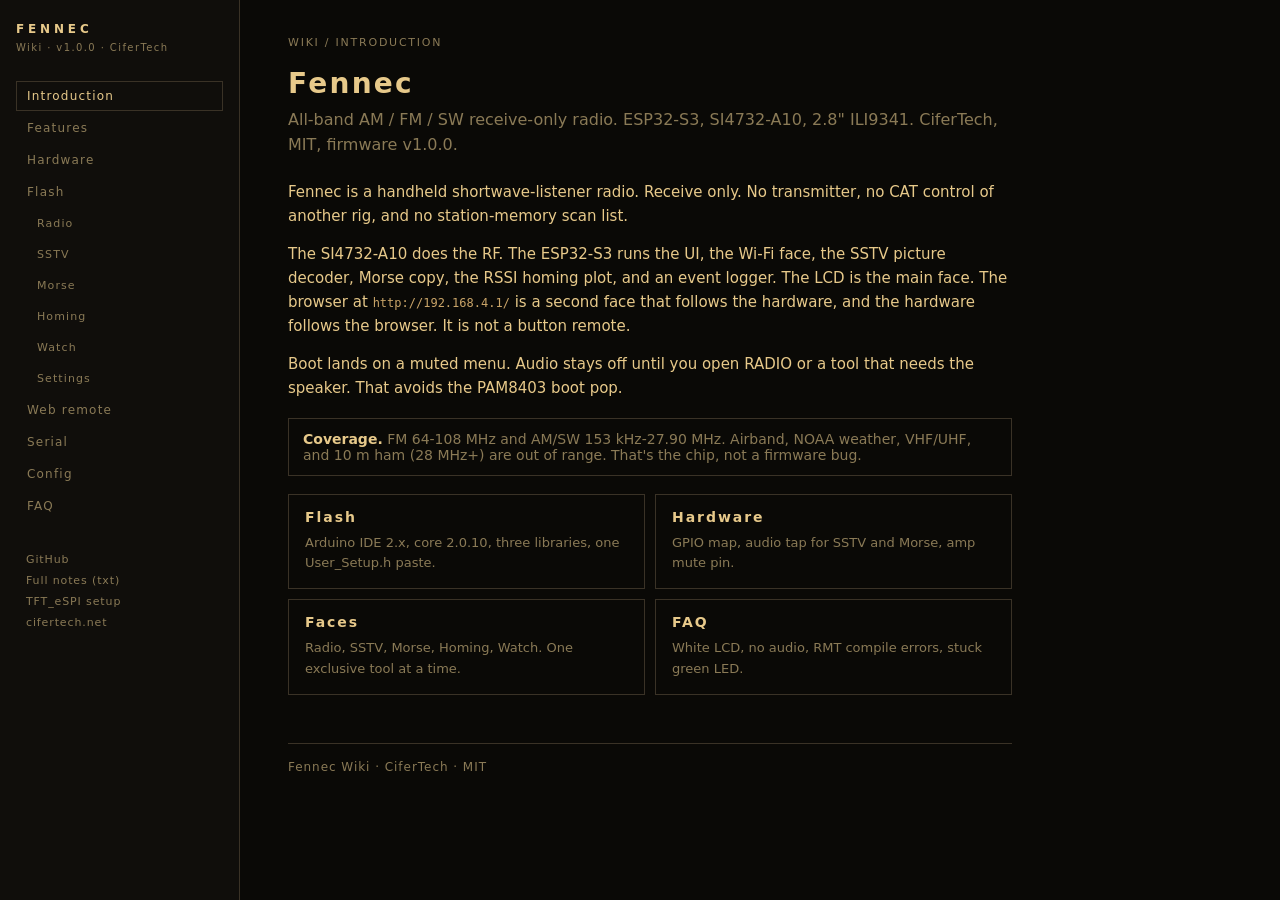
<file: docs/index.html>
<!DOCTYPE html>
<html lang="en">
<head>
<meta charset="utf-8"/>
<meta name="viewport" content="width=device-width,initial-scale=1"/>
<meta name="theme-color" content="#0A0906"/>
<title>Fennec Wiki</title>
<link rel="stylesheet" href="wiki.css"/>
</head>
<body>
<div class="topbar">
  <b>FENNEC</b>
  <button class="menu-btn" type="button" id="menuBtn">MENU</button>
</div>
<div class="shell">
  <aside id="side">
    <div class="brand">FENNEC<span>Wiki · v1.0.0 · CiferTech</span></div>
    <nav>
      <a href="#home">Introduction</a>
      <a href="#features">Features</a>
      <a href="#hardware">Hardware</a>
      <a href="#flash">Flash</a>
      <a href="#radio" class="sub">Radio</a>
      <a href="#sstv" class="sub">SSTV</a>
      <a href="#morse" class="sub">Morse</a>
      <a href="#homing" class="sub">Homing</a>
      <a href="#watch" class="sub">Watch</a>
      <a href="#settings" class="sub">Settings</a>
      <a href="#web">Web remote</a>
      <a href="#serial">Serial</a>
      <a href="#config">Config</a>
      <a href="#faq">FAQ</a>
    </nav>
    <div class="aside-links">
      <a href="https://github.com/cifertech/Fennec">GitHub</a>
      <a href="FENNEC.txt">Full notes (txt)</a>
      <a href="TFT_eSPI_User_Setup.h">TFT_eSPI setup</a>
      <a href="https://cifertech.net/">cifertech.net</a>
    </div>
  </aside>
  <main>

    <article class="page on" id="home">
      <div class="crumbs">WIKI / INTRODUCTION</div>
      <h1>Fennec</h1>
      <p class="lede">All-band AM / FM / SW receive-only radio. ESP32-S3, SI4732-A10, 2.8" ILI9341. CiferTech, MIT, firmware v1.0.0.</p>
      <p>Fennec is a handheld shortwave-listener radio. Receive only. No transmitter, no CAT control of another rig, and no station-memory scan list.</p>
      <p>The SI4732-A10 does the RF. The ESP32-S3 runs the UI, the Wi-Fi face, the SSTV picture decoder, Morse copy, the RSSI homing plot, and an event logger. The LCD is the main face. The browser at <code>http://192.168.4.1/</code> is a second face that follows the hardware, and the hardware follows the browser. It is not a button remote.</p>
      <p>Boot lands on a muted menu. Audio stays off until you open RADIO or a tool that needs the speaker. That avoids the PAM8403 boot pop.</p>
      <div class="note"><strong>Coverage.</strong> FM 64-108 MHz and AM/SW 153 kHz-27.90 MHz. Airband, NOAA weather, VHF/UHF, and 10 m ham (28 MHz+) are out of range. That's the chip, not a firmware bug.</div>
      <div class="grid">
        <a class="card" href="#flash"><h3>Flash</h3><p>Arduino IDE 2.x, core 2.0.10, three libraries, one User_Setup.h paste.</p></a>
        <a class="card" href="#hardware"><h3>Hardware</h3><p>GPIO map, audio tap for SSTV and Morse, amp mute pin.</p></a>
        <a class="card" href="#radio"><h3>Faces</h3><p>Radio, SSTV, Morse, Homing, Watch. One exclusive tool at a time.</p></a>
        <a class="card" href="#faq"><h3>FAQ</h3><p>White LCD, no audio, RMT compile errors, stuck green LED.</p></a>
      </div>
    </article>

    <article class="page" id="features">
      <div class="crumbs">WIKI / FEATURES</div>
      <h1>Features</h1>
      <p class="lede">Five doors on the menu. About and Settings live in the corners. Only one decoder or logger runs at a time.</p>
      <div class="grid">
        <div class="card"><h3>RADIO</h3><p>FM, AM, shortwave. Seek, RDS, volume. Last place remembered in flash.</p></div>
        <div class="card"><h3>SSTV</h3><p>Martin, Scottie, Robot 36. VIS auto or lock. Radio tap or mic.</p></div>
        <div class="card"><h3>MORSE</h3><p>Goertzel copy from the tuner or the capsule. Pitch, USB/LSB, BFO.</p></div>
        <div class="card"><h3>HOMING</h3><p>RSSI sparkline, about 8 seconds. You walk the antenna. Fennec is the meter.</p></div>
        <div class="card"><h3>WATCH</h3><p>Park on a channel, ARM it, log when the carrier holds. 32 events in flash.</p></div>
        <div class="card"><h3>WEB</h3><p>SSID Fennec. Phone and LCD stay in sync. Optional home Wi-Fi for NTP.</p></div>
      </div>
      <p>The RADIO face is AM/FM listening. USB/LSB is loaded when SSTV, Morse, or Watch need it. It is not a general SSB mode on RADIO.</p>
      <p>There is hardware seek. There is no band-scan face and no station memory list. Those were removed on purpose.</p>
    </article>

    <article class="page" id="hardware">
      <div class="crumbs">WIKI / HARDWARE</div>
      <h1>Hardware</h1>
      <p class="lede">ESP32-S3 in the same touch-bus style as ESP32-DIV. Developed against Arduino-ESP32 core 2.0.10. Do not treat this as a 3.x project.</p>
      <h2>Core</h2>
      <ul>
        <li><strong>ESP32-S3</strong> - UI, Wi-Fi AP, decoders, I2S mic</li>
        <li><strong>SI4732-A10</strong> - AM / FM / SW tuner (I2C). Probes 0x11 and 0x63 (SEN to GND or 3.3 V)</li>
        <li><strong>ILI9341 2.8"</strong> - 240x320 portrait, rotation 2</li>
        <li><strong>XPT2046</strong> - touch on its own SPI bus, not shared with the TFT</li>
        <li><strong>PAM8403</strong> - class-D amp. Mute GPIO 7 before analog outs power up</li>
        <li><strong>I2S MEMS mic</strong> - INMP441 / SPH0645 class, 16 kHz averaged down to 8 kHz</li>
        <li><strong>3x WS2812</strong> on GPIO 38. Hue is locked to orange</li>
        <li><strong>3x tactile buttons</strong> - UP / OK / DOWN, active-LOW with internal pull-ups</li>
      </ul>
      <h2>GPIO map</h2>
      <p>Edit <code>Pins.h</code> if your PCB is different. TFT SPI pins must also match <a href="TFT_eSPI_User_Setup.h">TFT_eSPI_User_Setup.h</a>.</p>
      <table>
        <tr><th>Function</th><th>GPIO</th><th>Notes</th></tr>
        <tr><td>I2C SDA / SCL</td><td>8 / 9</td><td>4.7k pull-ups to 3.3 V</td></tr>
        <tr><td>SI4732 reset</td><td>10</td><td></td></tr>
        <tr><td>TFT MOSI / SCLK / MISO</td><td>11 / 12 / 13</td><td>FSPI</td></tr>
        <tr><td>TFT CS / DC / RST / BL</td><td>14 / 21 / 47 / 48</td><td>Backlight PWM, never 0%</td></tr>
        <tr><td>Touch MOSI / MISO / CLK / CS</td><td>35 / 37 / 36 / 18</td><td>Own SPI</td></tr>
        <tr><td>Buttons UP / OK / DOWN</td><td>6 / 5 / 4</td><td>Tune / band / vol</td></tr>
        <tr><td>Amp shutdown</td><td>7</td><td>LOW at boot = muted</td></tr>
        <tr><td>Mic BCLK / WS / DATA</td><td>40 / 41 / 42</td><td>I2S</td></tr>
        <tr><td>NeoPixel</td><td>38</td><td>3 LEDs</td></tr>
        <tr><td>SSTV / CW ADC</td><td>1</td><td>LOUT via cap + mid-bias</td></tr>
      </table>
      <h2>Audio tap (required for SSTV and Morse from the radio)</h2>
      <p>SI4732 LOUT -&gt; 1 uF capacitor -&gt; GPIO 1 (ADC). Two 100 kOhm resistors as a mid-rail bias, one to 3.3 V, one to GND.</p>
      <p>Without this wire, RADIO still plays through the PAM8403, Homing still works from RSSI, and Watch can still log RSSI. SSTV and Morse from the radio will have nothing to decode. You can still feed those tools from the MEMS mic.</p>
      <p>Speaker path: SI4732 LOUT/ROUT through DC-blocking caps into the PAM8403. Keep the amp shutdown pin under firmware control.</p>
      <h2>Buttons</h2>
      <p>Touch is primary. Three buttons are the fallback.</p>
      <table>
        <tr><th></th><th>Short</th><th>Hold (~0.7 s)</th></tr>
        <tr><td>UP (GPIO 6)</td><td>Tune up</td><td>Volume up</td></tr>
        <tr><td>OK (GPIO 5)</td><td>Next band</td><td>Seek</td></tr>
        <tr><td>DOWN (GPIO 4)</td><td>Tune down</td><td>Volume down</td></tr>
      </table>
      <p>In a tool: tune is 1 kHz steps, OK flips USB/LSB (or PEAK on Homing), long OK goes back. Hold UP+DOWN from any face to return to the menu. There is no rotary encoder.</p>
    </article>

    <article class="page" id="flash">
      <div class="crumbs">WIKI / FLASH</div>
      <h1>Flash with Arduino IDE</h1>
      <p class="lede">The sketch folder must be named <code>Fennec</code>. Stay on Arduino-ESP32 2.0.10. Core 3.x breaks the NeoPixel RMT code.</p>
      <ol>
        <li>Install <a href="https://www.arduino.cc/en/software">Arduino IDE 2.x</a>.</li>
        <li>Boards Manager: add <code>https://espressif.github.io/arduino-esp32/package_esp32_index.json</code> if needed, then install <strong>esp32</strong> by Espressif. Use <strong>2.0.10</strong> if you can.</li>
        <li>Tools -&gt; Board -&gt; <strong>ESP32S3 Dev Module</strong>.</li>
        <li>Sketch -&gt; Include Library -&gt; Manage Libraries, install:
          <ul>
            <li><a href="https://github.com/pu2clr/SI4735">PU2CLR SI4735</a> (Ricardo Caratti)</li>
            <li><a href="https://github.com/Bodmer/TFT_eSPI">TFT_eSPI</a> (Bodmer)</li>
            <li><a href="https://github.com/PaulStoffregen/XPT2046_Touchscreen">XPT2046_Touchscreen</a> (Paul Stoffregen)</li>
          </ul>
        </li>
        <li>Copy <a href="TFT_eSPI_User_Setup.h">TFT_eSPI_User_Setup.h</a> over <code>Documents/Arduino/libraries/TFT_eSPI/User_Setup.h</code>. The sketch does not include that file. TFT_eSPI reads it from its own library folder. Paste it by hand once.</li>
        <li>Open <code>Fennec.ino</code> and click Upload.</li>
      </ol>
      <h2>Suggested Tools menu</h2>
      <table>
        <tr><th>Setting</th><th>Value</th></tr>
        <tr><td>USB CDC On Boot</td><td>Disabled for CP2102/CH340. Enabled for native USB-C</td></tr>
        <tr><td>Flash Size</td><td>Match your module (8MB is common)</td></tr>
        <tr><td>PSRAM</td><td>QSPI (N8R2) or OPI (N8R8). SSTV likes PSRAM for the web BMP</td></tr>
        <tr><td>Upload Speed</td><td>921600</td></tr>
      </table>
      <div class="note"><strong>No tuner yet?</strong> Set <code>FENNEC_SIMULATE_RADIO</code> to <code>1</code> in <code>Config.h</code> to exercise the UI and web page with no SI4732 attached.</div>
      <h2>First boot</h2>
      <ul>
        <li>Hold OK while resetting, or send <code>c</code> on serial, to calibrate touch.</li>
        <li>Join Wi-Fi SSID <strong>Fennec</strong> and open <code>http://192.168.4.1/</code>.</li>
        <li>Serial at 115200. Send <code>?</code> for commands.</li>
      </ul>
    </article>

    <article class="page" id="radio">
      <div class="crumbs">WIKI / FACES / RADIO</div>
      <h1>Radio</h1>
      <p class="lede">FM, AM, shortwave. The chip's whole analog world, from long wave up through the broadcast bands, amateur stretches, and CB. Not airband. Not weather radio. Not VHF.</p>
      <p>Tap FM, AM, or SW. The chips under the tabs are shortcuts: a full span, or Japan FM, or forty-nine meters. The big number is where you are. SEEK hunts a station. MUTE is a finger on the speaker. Volume lives on the bottom row.</p>
      <p>Last place you were is remembered. Open RADIO tomorrow and you are still there.</p>
      <table>
        <tr><th>Kind</th><th>Chips</th></tr>
        <tr><td>FM</td><td>FULL, OIRT, Japan, ITU. Units are 10 kHz (6400-10800)</td></tr>
        <tr><td>AM</td><td>FULL, LW, MW. MW step 9 kHz default, set 10 for the Americas</td></tr>
        <tr><td>SW</td><td>FULL 1.71-27.9 MHz, meter bands, CB</td></tr>
      </table>
      <p>RADIO is AM/FM listening, not general SSB. The SSB patch loads when SSTV, Morse, or Watch need USB/LSB.</p>
    </article>

    <article class="page" id="sstv">
      <div class="crumbs">WIKI / FACES / SSTV</div>
      <h1>SSTV</h1>
      <p class="lede">Shortwave still sends pictures. Slow-scan. A tone that paints a line, then another, until a face or a schematic is sitting on the glass.</p>
      <p>Open SSTV. Fennec goes USB or LSB, listens for the VIS, and draws as the lines arrive. Martin M1/M2, Scottie S1/S2, Robot 36. Leave it on AUTO, or lock a mode if you already know the handshake.</p>
      <p>Calling frequencies are on the keys:</p>
      <table>
        <tr><th>Band</th><th>kHz</th><th>Sideband</th></tr>
        <tr><td>80 m</td><td>3733</td><td>LSB</td></tr>
        <tr><td>40 m</td><td>7171</td><td>LSB</td></tr>
        <tr><td>20 m</td><td>14230</td><td>USB</td></tr>
        <tr><td>15 m</td><td>21340</td><td>USB</td></tr>
      </table>
      <p>RADIO listens through the tuner. MIC listens through the capsule. Hold a speaker to the mic if you must, and the amplifier goes quiet so Fennec does not copy itself. Nudge BFO until the picture locks. RESET if the image goes wrong. Walk away and come back: the picture is still there.</p>
      <p>Needs the GPIO 1 audio tap, or MIC. Web BMP is at <code>/api/sstv.bmp</code>. Picture size is load-bearing. Don't casually change <code>kSstvPic</code>.</p>
    </article>

    <article class="page" id="morse">
      <div class="crumbs">WIKI / FACES / MORSE</div>
      <h1>Morse</h1>
      <p class="lede">Dits and dahs on the air, and Fennec writes them down. A listener's copy, not a contest machine.</p>
      <p>Open MORSE. Set the pitch to the tone you hear. That is PIT. Sideband with USB and LSB. BFO if the note sits off-center.</p>
      <p>RADIO copies from the tuner. MIC copies from the capsule. The speaker mutes so the box does not hear itself. Hold the phone close. Echo is the enemy. Gaps fill, letters glue.</p>
      <p>The first word waits a breath. Fennec is learning how fast they are sending. Then the text starts to run. Fifteen to thirty words a minute is the neighborhood.</p>
      <p>Goertzel, 400-1200 Hz, 4 ms blocks. Pitch has to match the tone. Not reliable at QRQ or with a noisy speaker across the room.</p>
    </article>

    <article class="page" id="homing">
      <div class="crumbs">WIKI / FACES / HOMING</div>
      <h1>Homing</h1>
      <p class="lede">You are not getting a compass bearing. You are getting a peak.</p>
      <p>Open HOMING. A line crawls across the screen, about eight seconds of signal strength. The orange LEDs breathe with it. Walk. Turn the beam. When the trace climbs and the lights quicken, you are looking at the transmitter.</p>
      <p>Tap PEAK to mark the high water and hunt again. A whip standing straight up will not point. You need a direction. You are the motor. Fennec is the meter.</p>
      <p>RSSI sparkline only. Not Adcock, Doppler, or compass. No sidetone. ESP32-S3 has no DAC. You hear the radio, or nothing on MIC.</p>
    </article>

    <article class="page" id="watch">
      <div class="crumbs">WIKI / FACES / WATCH</div>
      <h1>Watch</h1>
      <p class="lede">Some signals do not talk. They just appear.</p>
      <p>Open WATCH. Park on a frequency: UVB-76, a known USB marker, or HERE, wherever you already sit. ARM it. When the carrier holds above the threshold, Fennec writes an event: time, frequency, how strong it got. Up to thirty-two of them, kept in flash.</p>
      <p>Raise or lower the threshold. Clear the list when the night is done. This is a log for a shortwave listener, not a decoder of voices, and not a tool for anything that is not yours to hear.</p>
      <table>
        <tr><th>Preset</th><th>kHz</th><th>Mode</th></tr>
        <tr><td>4625</td><td>4625</td><td>AM</td></tr>
        <tr><td>5448</td><td>5448</td><td>USB</td></tr>
        <tr><td>6925</td><td>6925</td><td>USB</td></tr>
        <tr><td>9074</td><td>9074</td><td>USB</td></tr>
        <tr><td>HERE</td><td>current</td><td>stay put</td></tr>
      </table>
      <p>Serial <code>d</code> dumps JSON. Events live in the same NVS namespace as band and volume.</p>
    </article>

    <article class="page" id="settings">
      <div class="crumbs">WIKI / FACES / SETTINGS</div>
      <h1>Menu, About, Settings</h1>
      <p>Power on, and Fennec does not shout. One orange blink. The CiferTech mark on black sand. Then a quiet menu. Five tiles: RADIO, SSTV, MORSE, HOMING, WATCH. About and Settings live in the corners. Tap a tile when you are ready.</p>
      <h2>About</h2>
      <p>Who built it. What board. What chip. A mail, a GitHub, a site. Tap anywhere to go back.</p>
      <h2>Settings</h2>
      <p>Four taps. Wi-Fi access point on or off. When it is on, the address sits under the list. PIXEL, the three orange LEDs. BRIGHT, twenty percent at a time, never dark enough to lose the menu. TOUCH, if the glass and the finger disagree, or hold OK while it boots and walk the crosses.</p>
      <p>Brightness 20-100, step 20. Hold OK at boot to calibrate. A short lock after Settings taps eats bounce so the page does not flicker.</p>
    </article>

    <article class="page" id="web">
      <div class="crumbs">WIKI / WEB REMOTE</div>
      <h1>Web remote</h1>
      <p class="lede">Same radio. Second glass.</p>
      <p>Join the network named <strong>Fennec</strong>. Open a browser to <code>http://192.168.4.1/</code>. What you see is what the box is doing. Change a tab on the phone, and the LCD follows. Change the LCD, and the page follows.</p>
      <p>RADIO on the web is the live tuner, speaker up, not the silent boot menu. SSTV shows the picture as it paints. Morse, homing, watch: the same tools, in your hand, across the room.</p>
      <p>If you have a home network in the firmware, Fennec can join it too, take time from the internet, and put a clock in the header.</p>
      <p>Set <code>FENNEC_WIFI_AP_PASS</code> (8+ characters) to encrypt the AP. Only one exclusive tool at a time, shared with the LCD.</p>
      <h2>HTTP</h2>
      <table>
        <tr><th>Path</th><th></th></tr>
        <tr><td><code>GET /</code></td><td>tuner page</td></tr>
        <tr><td><code>/api/status</code></td><td>JSON snapshot of the live face</td></tr>
        <tr><td><code>/api/tune</code></td><td><code>?dir=1</code> or <code>?f=103.5</code> or <code>?f=6075</code></td></tr>
        <tr><td><code>/api/band</code></td><td><code>?dir=1</code> or <code>?id=</code> or <code>?kind=</code> (0=FM 1=AM 2=SW)</td></tr>
        <tr><td><code>/api/seek</code></td><td><code>?dir=1</code></td></tr>
        <tr><td><code>/api/volume</code></td><td><code>?dir=1</code> or <code>?v=40</code> (0-63)</td></tr>
        <tr><td><code>/api/mute</code></td><td>mute</td></tr>
        <tr><td><code>/api/sstv</code></td><td>reset, mic=0/1, lock</td></tr>
        <tr><td><code>GET /api/sstv.bmp</code></td><td>live picture</td></tr>
        <tr><td><code>/api/mode</code></td><td><code>?m=tuner|sstv|cw|hunt|log</code></td></tr>
        <tr><td><code>/api/usb</code> <code>/api/bfo</code></td><td>sideband and BFO</td></tr>
        <tr><td><code>/api/cw</code></td><td>pitch or mic</td></tr>
        <tr><td><code>/api/hunt</code></td><td>peak or JSON history</td></tr>
        <tr><td><code>/api/log</code></td><td>arm, clr, thr, preset, or events JSON</td></tr>
      </table>
    </article>

    <article class="page" id="serial">
      <div class="crumbs">WIKI / SERIAL</div>
      <h1>Serial</h1>
      <p class="lede">115200 baud. Send <code>?</code> for help.</p>
      <table>
        <tr><th>Key</th><th></th></tr>
        <tr><td><code>n</code> / <code>p</code></td><td>next / previous band</td></tr>
        <tr><td><code>[</code> / <code>]</code></td><td>tune down / up</td></tr>
        <tr><td><code>s</code></td><td>seek up</td></tr>
        <tr><td><code>+</code> / <code>-</code></td><td>volume</td></tr>
        <tr><td><code>m</code></td><td>mute</td></tr>
        <tr><td><code>t</code></td><td>SSTV toggle</td></tr>
        <tr><td><code>v</code></td><td>RADIO / MIC on SSTV or Morse</td></tr>
        <tr><td><code>w</code></td><td>Morse toggle</td></tr>
        <tr><td><code>h</code></td><td>Homing toggle</td></tr>
        <tr><td><code>l</code></td><td>Watch toggle</td></tr>
        <tr><td><code>d</code></td><td>dump Watch log</td></tr>
        <tr><td><code>c</code></td><td>touch calibration</td></tr>
        <tr><td><code>i</code></td><td>band / freq / vol / rssi / ip</td></tr>
      </table>
    </article>

    <article class="page" id="config">
      <div class="crumbs">WIKI / CONFIG</div>
      <h1>Config.h</h1>
      <p class="lede">Tunables. Pins stay in <code>Pins.h</code>.</p>
      <table>
        <tr><th>Define</th><th>What it does</th></tr>
        <tr><td><code>FENNEC_SIMULATE_RADIO</code></td><td>1 = UI / web without SI4732</td></tr>
        <tr><td><code>FENNEC_MW_STEP_KHZ</code></td><td>9 or 10</td></tr>
        <tr><td><code>FENNEC_DEFAULT_VOLUME</code></td><td>0-63</td></tr>
        <tr><td><code>FENNEC_WIFI_AP_SSID</code> / <code>PASS</code></td><td>soft-AP. Empty pass = open</td></tr>
        <tr><td><code>FENNEC_WIFI_STA_SSID</code> / <code>PASS</code></td><td>home network. Empty = skip</td></tr>
        <tr><td><code>FENNEC_TZ</code></td><td>POSIX TZ. Default UTC0. Iran: IRST-3:30</td></tr>
        <tr><td><code>FENNEC_NEOPIXEL_BRIGHT</code></td><td>0-255, currently 48</td></tr>
        <tr><td><code>FENNEC_NEOPIXEL_ORDER_GRB</code></td><td>1. If green/red look swapped, try 0</td></tr>
        <tr><td><code>FENNEC_MIC_SHIFT</code></td><td>I2S 32-bit to int16, default 14</td></tr>
        <tr><td><code>FENNEC_TOUCH_DEBUG</code></td><td>1 = print raw X/Y/Z</td></tr>
        <tr><td><code>FENNEC_DEFAULT_BRIGHTNESS</code></td><td>LCD percent</td></tr>
      </table>
    </article>

    <article class="page" id="faq">
      <div class="crumbs">WIKI / FAQ</div>
      <h1>It doesn't work</h1>
      <table>
        <tr><th>Symptom</th><th>Check</th></tr>
        <tr><td>White LCD</td><td>TFT_eSPI User_Setup.h not copied, or pins don't match Pins.h</td></tr>
        <tr><td>No touch</td><td>Hold OK at boot to calibrate. Check the touch SPI pins</td></tr>
        <tr><td>Boot thump</td><td>Amp SD pin polarity (<code>PIN_AMP_SD_ACTIVE_HIGH</code>)</td></tr>
        <tr><td>One NeoPixel / stuck green</td><td>Need RMT_MEM_128 on core 2.0.10. RMT_MEM_64 is too small for 3 LEDs</td></tr>
        <tr><td>Compile error on RMT</td><td>You are on Arduino-ESP32 3.x. Stay on 2.0.10</td></tr>
        <tr><td>SSTV "no audio"</td><td>Missing GPIO 1 tap, or switch to MIC</td></tr>
        <tr><td>Morse garbage</td><td>PIT vs the tone, too much echo on MIC, first-word wait</td></tr>
        <tr><td>No AP</td><td>Wi-Fi off in Settings, or <code>FENNEC_WIFI_ENABLE_AP</code> is 0</td></tr>
        <tr><td>No clock</td><td>STA SSID empty. NTP only after home Wi-Fi joins</td></tr>
        <tr><td>Sketch not found</td><td>Folder not named Fennec</td></tr>
      </table>
      <p>The long form of this list, plus what was intentionally removed, is in <a href="FENNEC.txt">FENNEC.txt</a>.</p>
      <h2>License</h2>
      <p>MIT, CiferTech 2026. See <a href="https://github.com/cifertech/Fennec/blob/main/LICENSE.txt">LICENSE.txt</a>.</p>
      <p>SI4732 programming follows Silicon Labs AN332 via PU2CLR SI4735. The SI4732-A10 SSB patch comes from that library. Don't redistribute Silicon Labs chip firmware as a commercial product.</p>
      <h2>Contact</h2>
      <p>CiferTech · <a href="https://twitter.com/techcifer">twitter</a> · <a href="https://github.com/cifertech/Fennec">github.com/cifertech/Fennec</a> · <a href="https://cifertech.net/">cifertech.net</a></p>
    </article>

    <footer>Fennec Wiki · CiferTech · MIT</footer>
  </main>
</div>
<script>
const pages = document.querySelectorAll('.page');
const links = document.querySelectorAll('nav a');
const side = document.getElementById('side');
const menuBtn = document.getElementById('menuBtn');

function show(id) {
  const name = id.replace('#', '') || 'home';
  let found = false;
  pages.forEach((p) => {
    const on = p.id === name;
    p.classList.toggle('on', on);
    if (on) found = true;
  });
  if (!found) document.getElementById('home').classList.add('on');
  links.forEach((a) => a.classList.toggle('on', a.getAttribute('href') === '#' + (found ? name : 'home')));
  side.classList.remove('open');
  window.scrollTo(0, 0);
}

function fromHash() {
  show(location.hash || '#home');
}

window.addEventListener('hashchange', fromHash);
menuBtn.addEventListener('click', () => side.classList.toggle('open'));
document.querySelectorAll('a[href^="#"]').forEach((a) => {
  a.addEventListener('click', () => side.classList.remove('open'));
});
fromHash();
</script>
</body>
</html>
</file>
<file: docs/wiki.css>
:root {
  --bg: #0A0906;
  --sand: #E7C98A;
  --line: #C9A468;
  --muted: #8A7A56;
  --dim: #3A3226;
  --ink: #1A1610;
  --panel: #100e0b;
  --side: 240px;
}

* { box-sizing: border-box; }

html, body {
  margin: 0;
  background: var(--bg);
  color: var(--sand);
  font-family: ui-sans-serif, system-ui, sans-serif;
  min-height: 100%;
}

a { color: var(--line); text-decoration: none; }
a:hover { color: var(--sand); }

.shell {
  display: grid;
  grid-template-columns: var(--side) 1fr;
  min-height: 100vh;
}

aside {
  position: sticky;
  top: 0;
  height: 100vh;
  overflow: auto;
  border-right: 1px solid var(--dim);
  padding: 22px 16px 32px;
  background: var(--panel);
}

.brand {
  letter-spacing: 0.32em;
  font-size: 12px;
  font-weight: 600;
  color: var(--sand);
}
.brand span {
  display: block;
  margin-top: 6px;
  letter-spacing: 0.14em;
  font-size: 10px;
  color: var(--muted);
  font-weight: 400;
}

nav {
  margin-top: 28px;
  display: flex;
  flex-direction: column;
  gap: 2px;
}

nav a {
  display: block;
  padding: 7px 10px;
  color: var(--muted);
  font-size: 12px;
  letter-spacing: 0.1em;
  border: 1px solid transparent;
}

nav a.sub { padding-left: 20px; font-size: 11px; }

nav a.on,
nav a:hover {
  color: var(--sand);
  border-color: var(--dim);
}

.aside-links {
  margin-top: 28px;
  font-size: 11px;
  letter-spacing: 0.08em;
  color: var(--muted);
}
.aside-links a { display: block; padding: 4px 10px; color: var(--muted); }

main {
  padding: 36px 48px 80px;
  max-width: 820px;
}

.topbar {
  display: none;
}

h1 {
  font-size: 28px;
  font-weight: 600;
  letter-spacing: 0.08em;
  margin: 0 0 8px;
}
h2 {
  font-size: 18px;
  font-weight: 600;
  letter-spacing: 0.12em;
  margin: 36px 0 12px;
  color: var(--line);
}
h3 {
  font-size: 14px;
  letter-spacing: 0.14em;
  margin: 24px 0 8px;
  color: var(--muted);
  font-weight: 600;
}

.lede {
  color: var(--muted);
  font-size: 16px;
  line-height: 1.55;
  margin: 0 0 22px;
}

p, li { line-height: 1.6; font-size: 15px; }
p { margin: 0 0 14px; }

.note {
  border: 1px solid var(--dim);
  padding: 12px 14px;
  margin: 18px 0;
  color: var(--muted);
  font-size: 14px;
}
.note strong { color: var(--sand); font-weight: 600; }

.grid {
  display: grid;
  grid-template-columns: 1fr 1fr;
  gap: 10px;
  margin: 18px 0 24px;
}

.card {
  border: 1px solid var(--dim);
  padding: 14px 16px;
}
.card h3 { margin: 0 0 8px; color: var(--sand); }
.card p { margin: 0; color: var(--muted); font-size: 13px; }

table {
  width: 100%;
  border-collapse: collapse;
  font-size: 13px;
  margin: 10px 0 22px;
}
th, td {
  text-align: left;
  border-bottom: 1px solid var(--dim);
  padding: 8px 8px 8px 0;
  vertical-align: top;
}
th { color: var(--muted); font-weight: 500; letter-spacing: 0.1em; font-size: 11px; }
td code, p code, li code {
  font-family: ui-monospace, Consolas, monospace;
  font-size: 12px;
  color: var(--line);
}

pre {
  background: #000;
  border: 1px solid var(--dim);
  padding: 14px 16px;
  overflow: auto;
  font-size: 12px;
  line-height: 1.5;
  color: var(--sand);
}

.page { display: none; }
.page.on { display: block; }

.crumbs {
  font-size: 11px;
  letter-spacing: 0.16em;
  color: var(--muted);
  margin-bottom: 18px;
}

footer {
  margin-top: 48px;
  padding-top: 16px;
  border-top: 1px solid var(--dim);
  color: var(--muted);
  font-size: 12px;
  letter-spacing: 0.08em;
}

.menu-btn {
  display: none;
  background: transparent;
  border: 1px solid var(--line);
  color: var(--sand);
  padding: 8px 12px;
  letter-spacing: 0.14em;
  font-size: 11px;
}

@media (max-width: 860px) {
  .shell { grid-template-columns: 1fr; }
  aside {
    position: fixed;
    z-index: 20;
    width: min(280px, 86vw);
    transform: translateX(-110%);
    transition: transform 0.2s ease;
  }
  aside.open { transform: none; }
  .topbar {
    display: flex;
    justify-content: space-between;
    align-items: center;
    padding: 14px 16px;
    border-bottom: 1px solid var(--dim);
    letter-spacing: 0.28em;
    font-size: 11px;
  }
  .menu-btn { display: block; }
  main { padding: 24px 16px 64px; }
  .grid { grid-template-columns: 1fr; }
}
</file>
